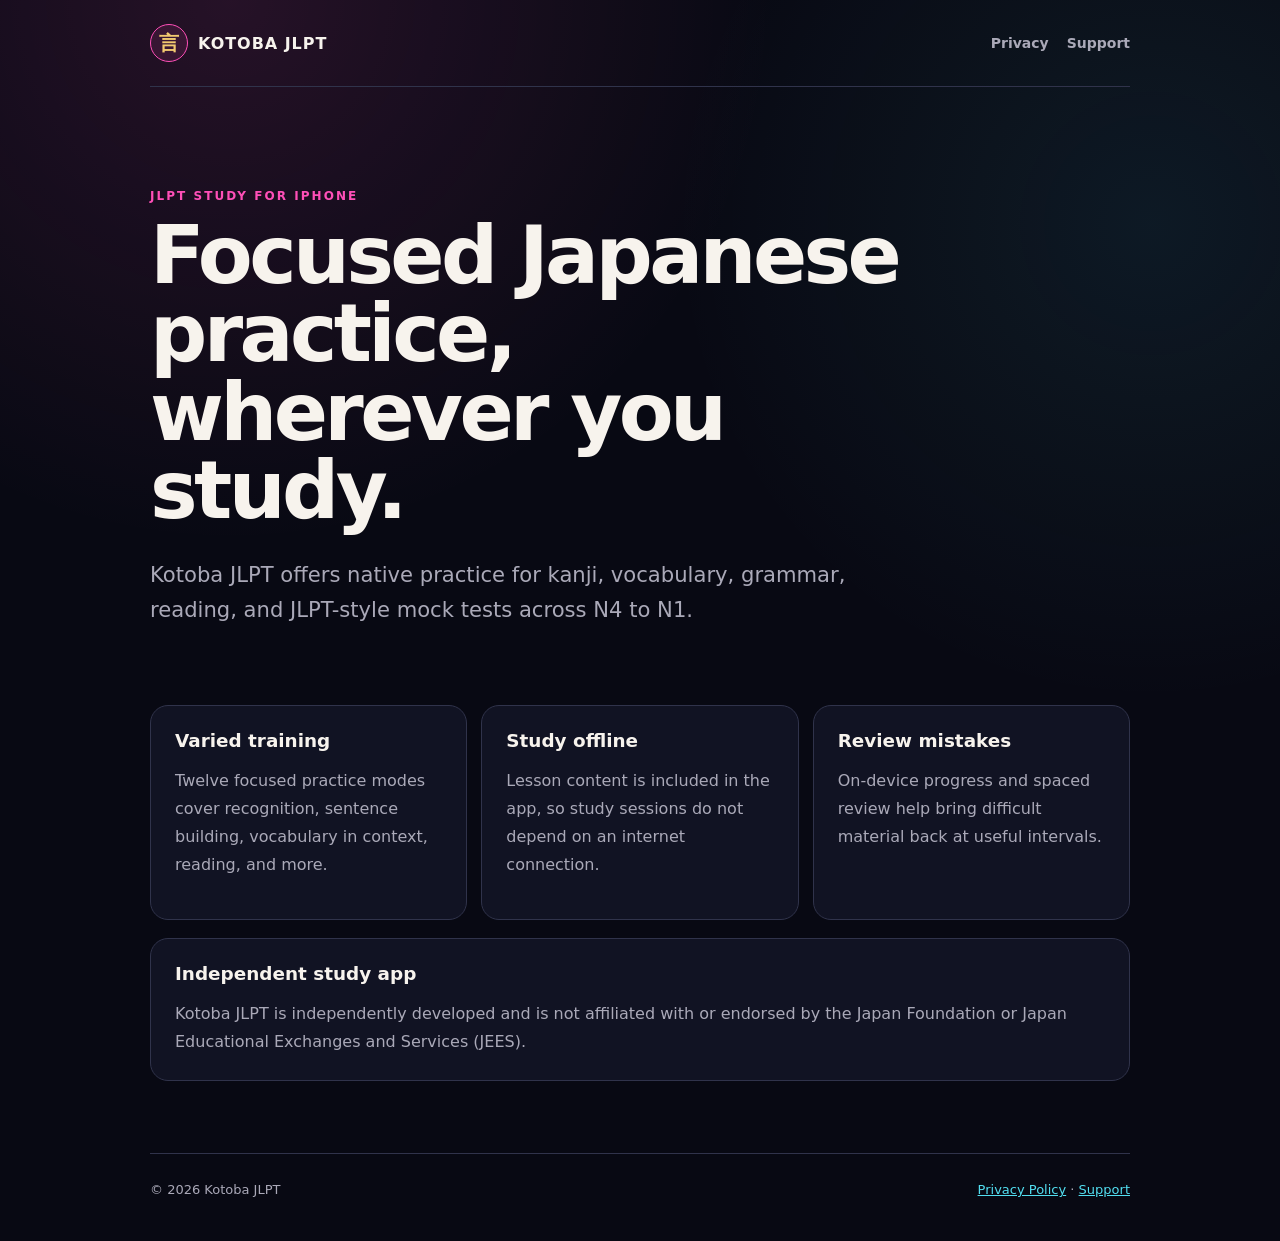
<file: index.html>
<!doctype html>
<html lang="en">
<head>
  <meta charset="utf-8">
  <meta name="viewport" content="width=device-width, initial-scale=1">
  <meta name="description" content="Official information, privacy, and support for the Kotoba JLPT iPhone app.">
  <title>Kotoba JLPT</title>
  <link rel="stylesheet" href="styles.css">
</head>
<body>
  <header class="site-header">
    <a class="brand" href="index.html"><span class="mark">言</span> Kotoba JLPT</a>
    <nav aria-label="Main navigation">
      <a href="privacy.html">Privacy</a>
      <a href="support.html">Support</a>
    </nav>
  </header>

  <main>
    <section class="hero">
      <p class="eyebrow">JLPT STUDY FOR IPHONE</p>
      <h1>Focused Japanese practice, wherever you study.</h1>
      <p class="lead">Kotoba JLPT offers native practice for kanji, vocabulary, grammar, reading, and JLPT-style mock tests across N4 to N1.</p>
    </section>

    <section class="card-grid" aria-label="App features">
      <article class="card">
        <h2>Varied training</h2>
        <p>Twelve focused practice modes cover recognition, sentence building, vocabulary in context, reading, and more.</p>
      </article>
      <article class="card">
        <h2>Study offline</h2>
        <p>Lesson content is included in the app, so study sessions do not depend on an internet connection.</p>
      </article>
      <article class="card">
        <h2>Review mistakes</h2>
        <p>On-device progress and spaced review help bring difficult material back at useful intervals.</p>
      </article>
    </section>

    <section class="notice">
      <h2>Independent study app</h2>
      <p>Kotoba JLPT is independently developed and is not affiliated with or endorsed by the Japan Foundation or Japan Educational Exchanges and Services (JEES).</p>
    </section>
  </main>

  <footer>
    <p>© 2026 Kotoba JLPT</p>
    <p><a href="privacy.html">Privacy Policy</a> · <a href="support.html">Support</a></p>
  </footer>
</body>
</html>
</file>
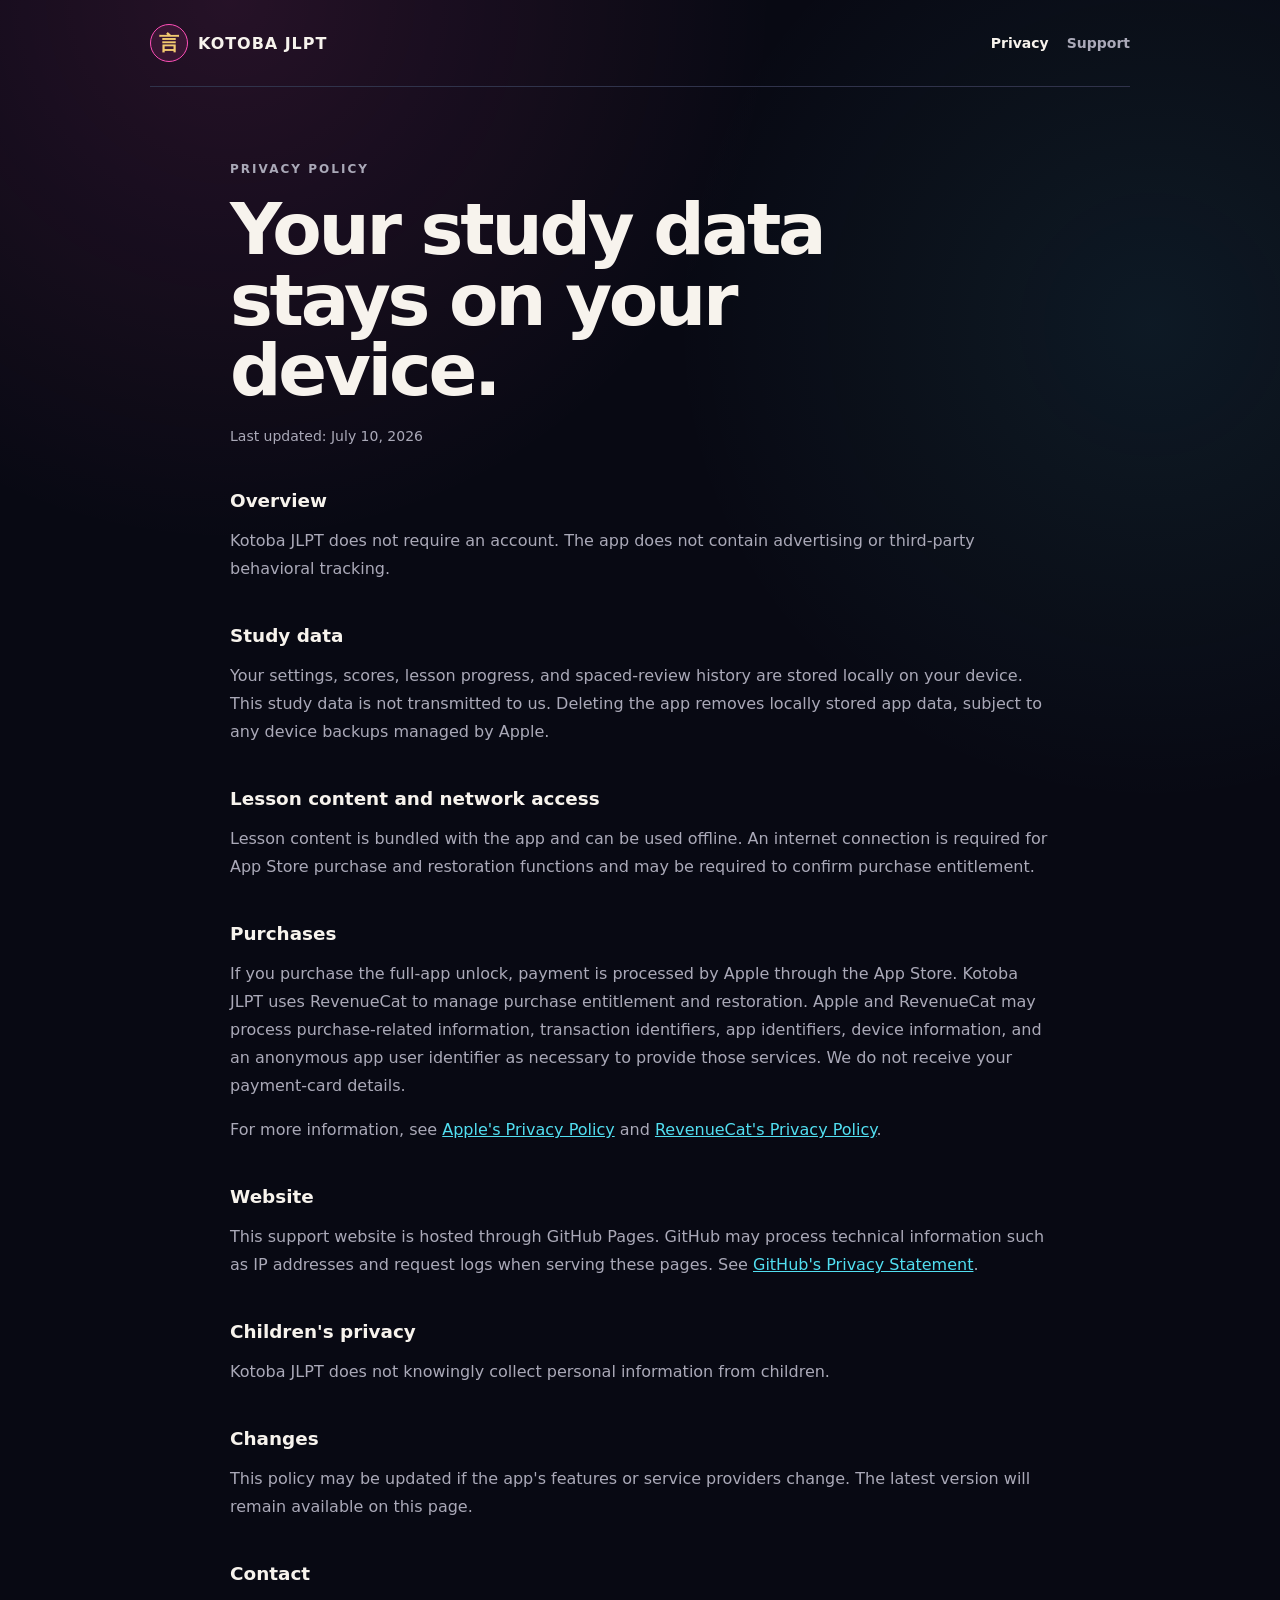
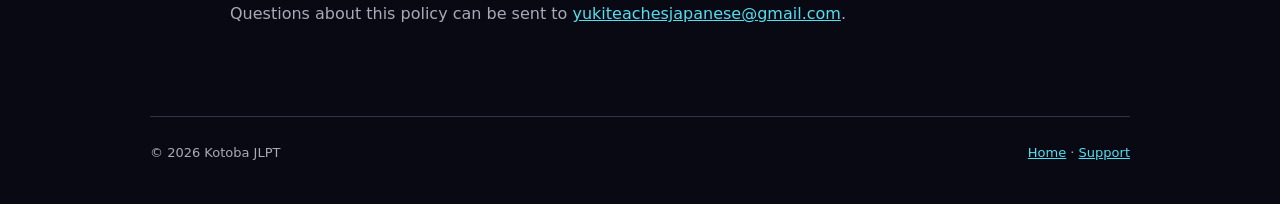
<file: privacy.html>
<!doctype html>
<html lang="en">
<head>
  <meta charset="utf-8">
  <meta name="viewport" content="width=device-width, initial-scale=1">
  <meta name="description" content="Privacy Policy for the Kotoba JLPT iPhone app.">
  <title>Privacy Policy — Kotoba JLPT</title>
  <link rel="stylesheet" href="styles.css">
</head>
<body>
  <header class="site-header">
    <a class="brand" href="index.html"><span class="mark">言</span> Kotoba JLPT</a>
    <nav aria-label="Main navigation">
      <a aria-current="page" href="privacy.html">Privacy</a>
      <a href="support.html">Support</a>
    </nav>
  </header>

  <main class="document">
    <p class="eyebrow">PRIVACY POLICY</p>
    <h1>Your study data stays on your device.</h1>
    <p class="updated">Last updated: July 10, 2026</p>

    <h2>Overview</h2>
    <p>Kotoba JLPT does not require an account. The app does not contain advertising or third-party behavioral tracking.</p>

    <h2>Study data</h2>
    <p>Your settings, scores, lesson progress, and spaced-review history are stored locally on your device. This study data is not transmitted to us. Deleting the app removes locally stored app data, subject to any device backups managed by Apple.</p>

    <h2>Lesson content and network access</h2>
    <p>Lesson content is bundled with the app and can be used offline. An internet connection is required for App Store purchase and restoration functions and may be required to confirm purchase entitlement.</p>

    <h2>Purchases</h2>
    <p>If you purchase the full-app unlock, payment is processed by Apple through the App Store. Kotoba JLPT uses RevenueCat to manage purchase entitlement and restoration. Apple and RevenueCat may process purchase-related information, transaction identifiers, app identifiers, device information, and an anonymous app user identifier as necessary to provide those services. We do not receive your payment-card details.</p>
    <p>For more information, see <a href="https://www.apple.com/legal/privacy/" rel="noopener">Apple's Privacy Policy</a> and <a href="https://www.revenuecat.com/privacy/" rel="noopener">RevenueCat's Privacy Policy</a>.</p>

    <h2>Website</h2>
    <p>This support website is hosted through GitHub Pages. GitHub may process technical information such as IP addresses and request logs when serving these pages. See <a href="https://docs.github.com/en/site-policy/privacy-policies/github-general-privacy-statement" rel="noopener">GitHub's Privacy Statement</a>.</p>

    <h2>Children's privacy</h2>
    <p>Kotoba JLPT does not knowingly collect personal information from children.</p>

    <h2>Changes</h2>
    <p>This policy may be updated if the app's features or service providers change. The latest version will remain available on this page.</p>

    <h2>Contact</h2>
    <p>Questions about this policy can be sent to <a href="mailto:yukiteachesjapanese@gmail.com">yukiteachesjapanese@gmail.com</a>.</p>
  </main>

  <footer>
    <p>© 2026 Kotoba JLPT</p>
    <p><a href="index.html">Home</a> · <a href="support.html">Support</a></p>
  </footer>
</body>
</html>
</file>
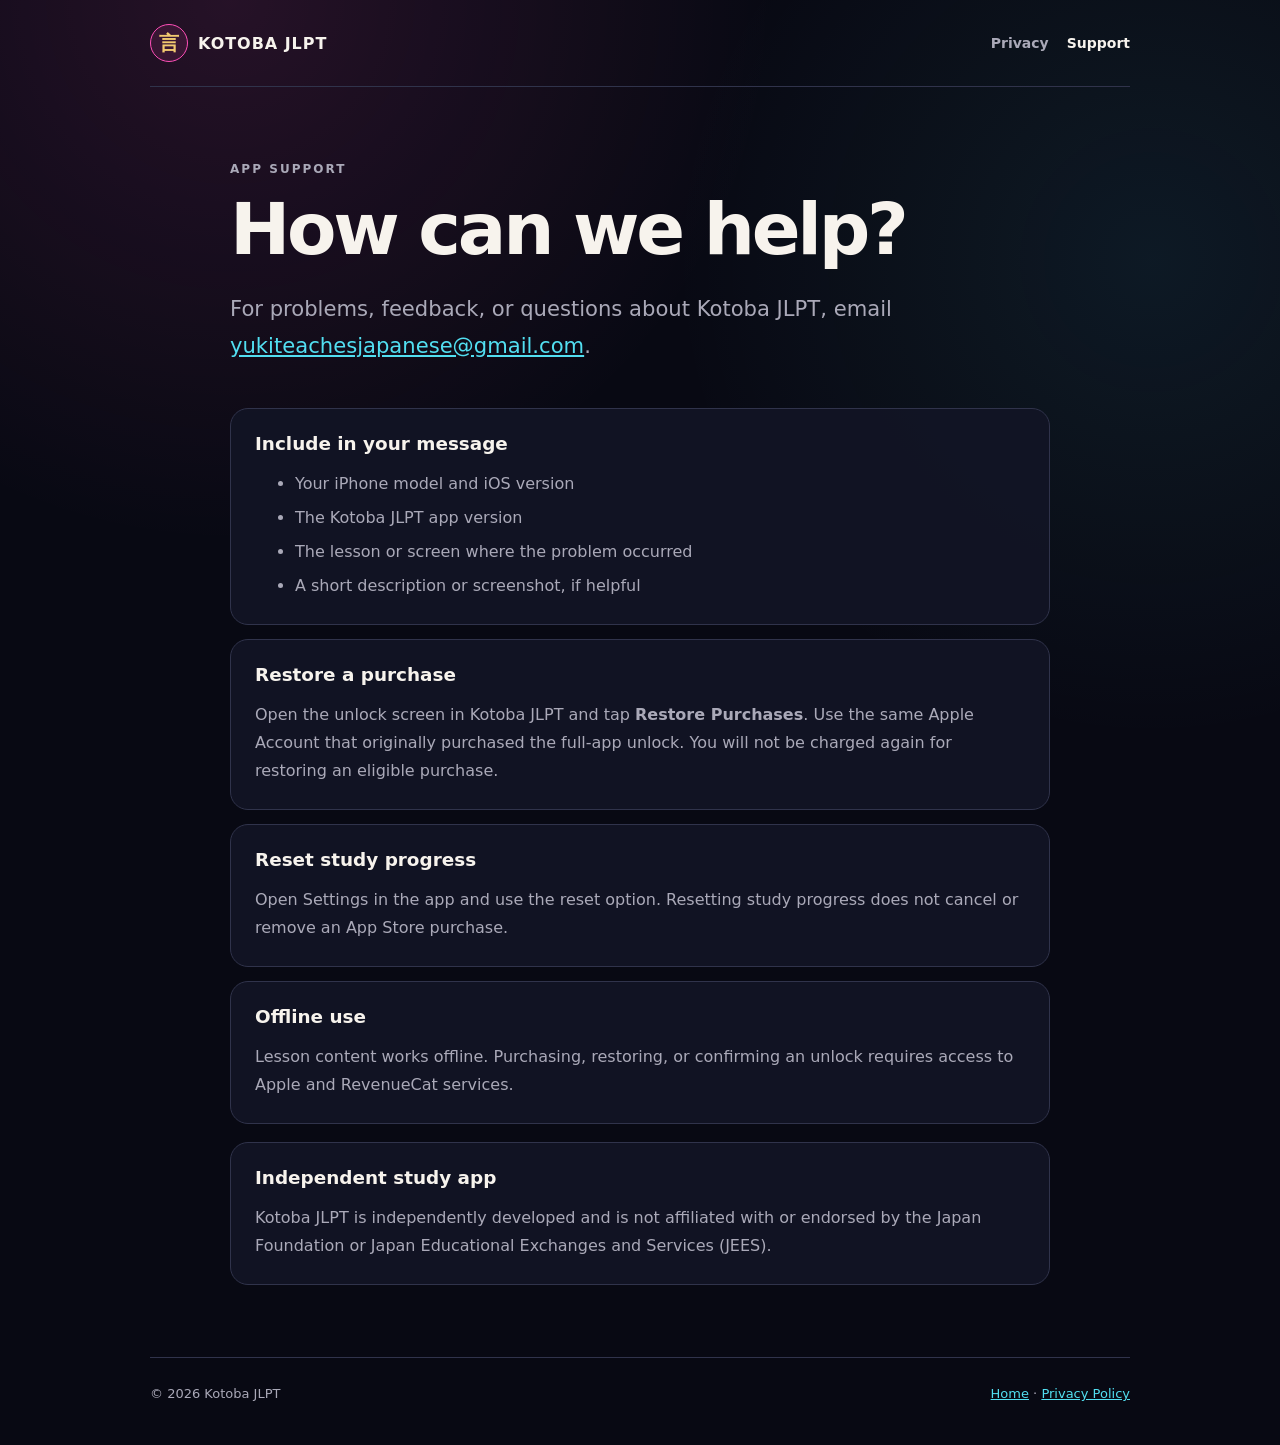
<file: support.html>
<!doctype html>
<html lang="en">
<head>
  <meta charset="utf-8">
  <meta name="viewport" content="width=device-width, initial-scale=1">
  <meta name="description" content="Support and contact information for the Kotoba JLPT iPhone app.">
  <title>Support — Kotoba JLPT</title>
  <link rel="stylesheet" href="styles.css">
</head>
<body>
  <header class="site-header">
    <a class="brand" href="index.html"><span class="mark">言</span> Kotoba JLPT</a>
    <nav aria-label="Main navigation">
      <a href="privacy.html">Privacy</a>
      <a aria-current="page" href="support.html">Support</a>
    </nav>
  </header>

  <main class="document">
    <p class="eyebrow">APP SUPPORT</p>
    <h1>How can we help?</h1>
    <p class="lead">For problems, feedback, or questions about Kotoba JLPT, email <a href="mailto:yukiteachesjapanese@gmail.com?subject=Kotoba%20JLPT%20Support">yukiteachesjapanese@gmail.com</a>.</p>

    <div class="support-list">
      <section>
        <h2>Include in your message</h2>
        <ul>
          <li>Your iPhone model and iOS version</li>
          <li>The Kotoba JLPT app version</li>
          <li>The lesson or screen where the problem occurred</li>
          <li>A short description or screenshot, if helpful</li>
        </ul>
      </section>

      <section>
        <h2>Restore a purchase</h2>
        <p>Open the unlock screen in Kotoba JLPT and tap <strong>Restore Purchases</strong>. Use the same Apple Account that originally purchased the full-app unlock. You will not be charged again for restoring an eligible purchase.</p>
      </section>

      <section>
        <h2>Reset study progress</h2>
        <p>Open Settings in the app and use the reset option. Resetting study progress does not cancel or remove an App Store purchase.</p>
      </section>

      <section>
        <h2>Offline use</h2>
        <p>Lesson content works offline. Purchasing, restoring, or confirming an unlock requires access to Apple and RevenueCat services.</p>
      </section>
    </div>

    <section class="notice">
      <h2>Independent study app</h2>
      <p>Kotoba JLPT is independently developed and is not affiliated with or endorsed by the Japan Foundation or Japan Educational Exchanges and Services (JEES).</p>
    </section>
  </main>

  <footer>
    <p>© 2026 Kotoba JLPT</p>
    <p><a href="index.html">Home</a> · <a href="privacy.html">Privacy Policy</a></p>
  </footer>
</body>
</html>
</file>
<file: styles.css>
:root {
  color-scheme: dark;
  --ink: #080913;
  --panel: #121425;
  --panel-strong: #181a2e;
  --paper: #f7f3ed;
  --muted: #aaa9b8;
  --stroke: #30334b;
  --pink: #ff4fb8;
  --gold: #f3ca70;
  --cyan: #52dff1;
  font-family: Inter, ui-sans-serif, system-ui, -apple-system, BlinkMacSystemFont, "Segoe UI", sans-serif;
}

* {
  box-sizing: border-box;
}

html {
  background: var(--ink);
}

body {
  min-height: 100vh;
  margin: 0;
  color: var(--paper);
  background:
    radial-gradient(circle at 18% 0%, rgba(255, 79, 184, 0.12), transparent 34rem),
    radial-gradient(circle at 90% 18%, rgba(82, 223, 241, 0.08), transparent 30rem),
    var(--ink);
}

a {
  color: var(--cyan);
}

a:hover {
  color: var(--paper);
}

.site-header,
main,
footer {
  width: min(100% - 36px, 980px);
  margin-inline: auto;
}

.site-header {
  display: flex;
  align-items: center;
  justify-content: space-between;
  gap: 24px;
  padding-block: 24px;
  border-bottom: 1px solid var(--stroke);
}

.brand {
  display: inline-flex;
  align-items: center;
  gap: 10px;
  color: var(--paper);
  font-weight: 900;
  letter-spacing: 0.06em;
  text-decoration: none;
  text-transform: uppercase;
}

.mark {
  display: inline-grid;
  width: 38px;
  height: 38px;
  place-items: center;
  color: var(--gold);
  border: 1px solid var(--pink);
  border-radius: 50%;
  background: rgba(255, 79, 184, 0.1);
  font-size: 20px;
}

nav {
  display: flex;
  gap: 18px;
}

nav a {
  color: var(--muted);
  font-size: 14px;
  font-weight: 750;
  text-decoration: none;
}

nav a[aria-current="page"] {
  color: var(--paper);
}

main {
  padding-block: 72px;
}

.hero {
  max-width: 780px;
  padding-block: 30px 56px;
}

.eyebrow {
  margin: 0 0 14px;
  color: var(--pink);
  font-size: 12px;
  font-weight: 900;
  letter-spacing: 0.17em;
}

h1,
h2,
p {
  text-wrap: pretty;
}

h1 {
  max-width: 820px;
  margin: 0;
  font-size: clamp(2.5rem, 7vw, 5rem);
  line-height: 0.98;
  letter-spacing: -0.045em;
}

.lead {
  max-width: 760px;
  margin-top: 26px;
  color: var(--muted);
  font-size: clamp(1.05rem, 2.3vw, 1.32rem);
  line-height: 1.7;
}

.card-grid {
  display: grid;
  grid-template-columns: repeat(3, 1fr);
  gap: 14px;
}

.card,
.notice,
.support-list section {
  border: 1px solid var(--stroke);
  border-radius: 18px;
  background: rgba(18, 20, 37, 0.9);
}

.card {
  padding: 24px;
}

.card h2,
.notice h2,
.support-list h2,
.document h2 {
  margin: 0 0 10px;
  font-size: 1.15rem;
}

.card p,
.notice p,
.support-list p,
.document > p,
.document li {
  color: var(--muted);
  line-height: 1.75;
}

.notice {
  margin-top: 18px;
  padding: 24px;
}

.notice p {
  margin-bottom: 0;
}

.document {
  max-width: 820px;
}

.document h1 {
  max-width: 760px;
  font-size: clamp(2.5rem, 6vw, 4.5rem);
}

.document > h2 {
  margin-top: 42px;
}

.updated {
  margin-top: 18px;
  font-size: 14px;
}

.support-list {
  display: grid;
  gap: 14px;
  margin-top: 44px;
}

.support-list section {
  padding: 24px;
}

.support-list p,
.support-list ul {
  margin-bottom: 0;
}

.support-list li + li {
  margin-top: 6px;
}

footer {
  display: flex;
  justify-content: space-between;
  gap: 20px;
  padding-block: 28px 44px;
  color: var(--muted);
  border-top: 1px solid var(--stroke);
  font-size: 13px;
}

footer p {
  margin: 0;
}

@media (max-width: 720px) {
  .site-header {
    align-items: flex-start;
    flex-direction: column;
  }

  main {
    padding-block: 48px;
  }

  .card-grid {
    grid-template-columns: 1fr;
  }

  footer {
    flex-direction: column;
  }
}
</file>
